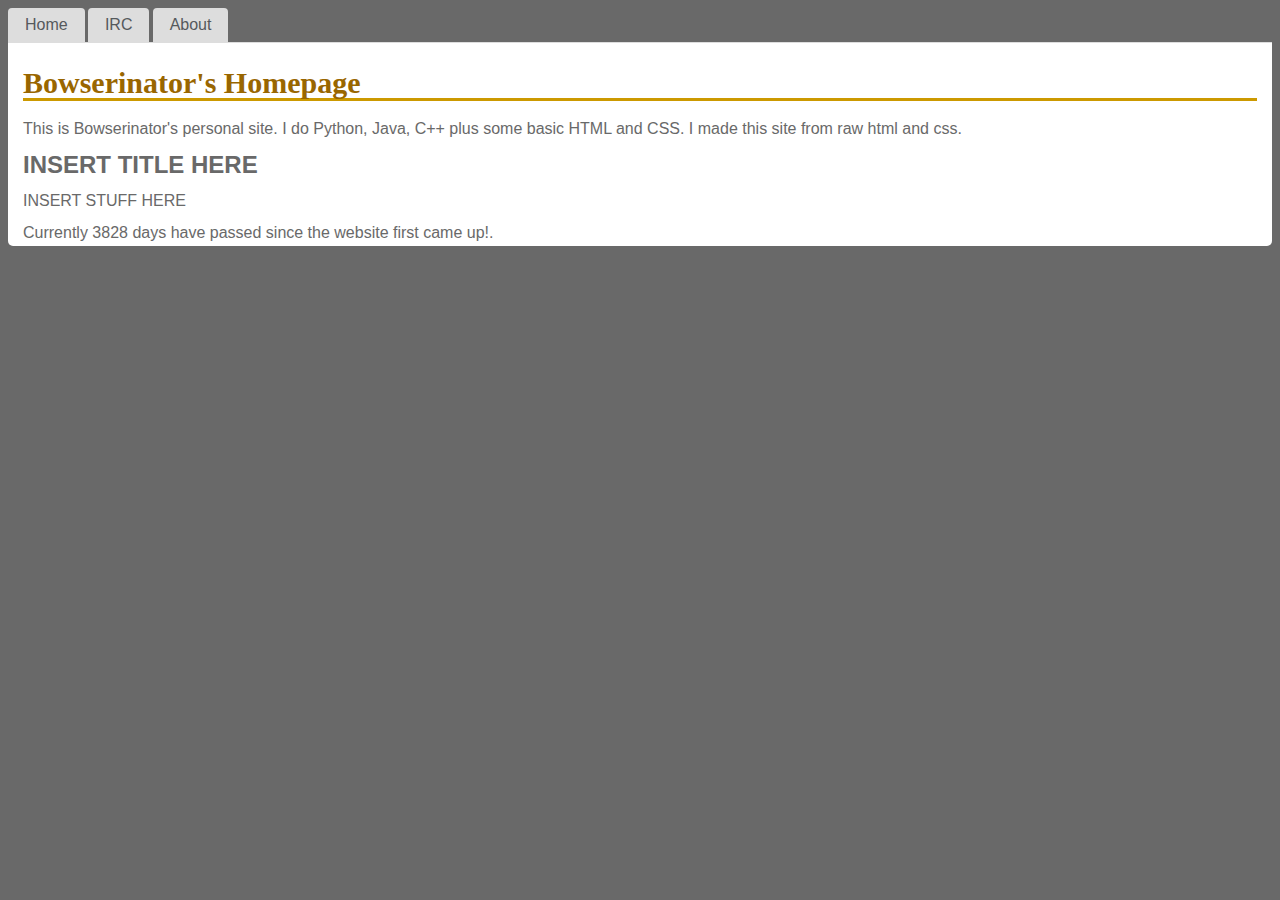
<file: index.html>
<!DOCTYPE html>
<html>
  <head>
    <title>Bowserinator's Homepage</title>
    <link href="data/normalize.css" rel="stylesheet">
    <link href="data/style.css" rel="stylesheet">
    <link rel='shortcut icon' href='favicon.ico' type='image/x-icon'/ >
  </head>
  <body>
    <nav class="nav01">
      <ul class="menu">
        <li class="menu-item"><a href="index.html" class="menu-link">Home</a></li>
        <li class="menu-item"><a href="irc.html" class="menu-link">IRC</a></li>
        <li class="menu-item"><a href="about.html" class="menu-link">About</a></li>
      </ul>
    </nav>
    <main class="main">
      <h1>Bowserinator's Homepage</h1>  <!--The title at the top-->

      <p>This is Bowserinator's personal site. I do Python, Java, C++ plus some basic HTML and CSS. I made
      this site from raw html and css. </p>
      <h2>INSERT TITLE HERE</h2> <!--Subtitle-->

      <p>INSERT STUFF HERE</p>


      <footer class="foot01">Currently <span></span> days have passed since the website first came up!.</footer> <!--For javascript-->

    </main>
    <script src="jquery.min.js"></script>
    <script src="data/script.js"></script>
  </body>
</html>
</file>
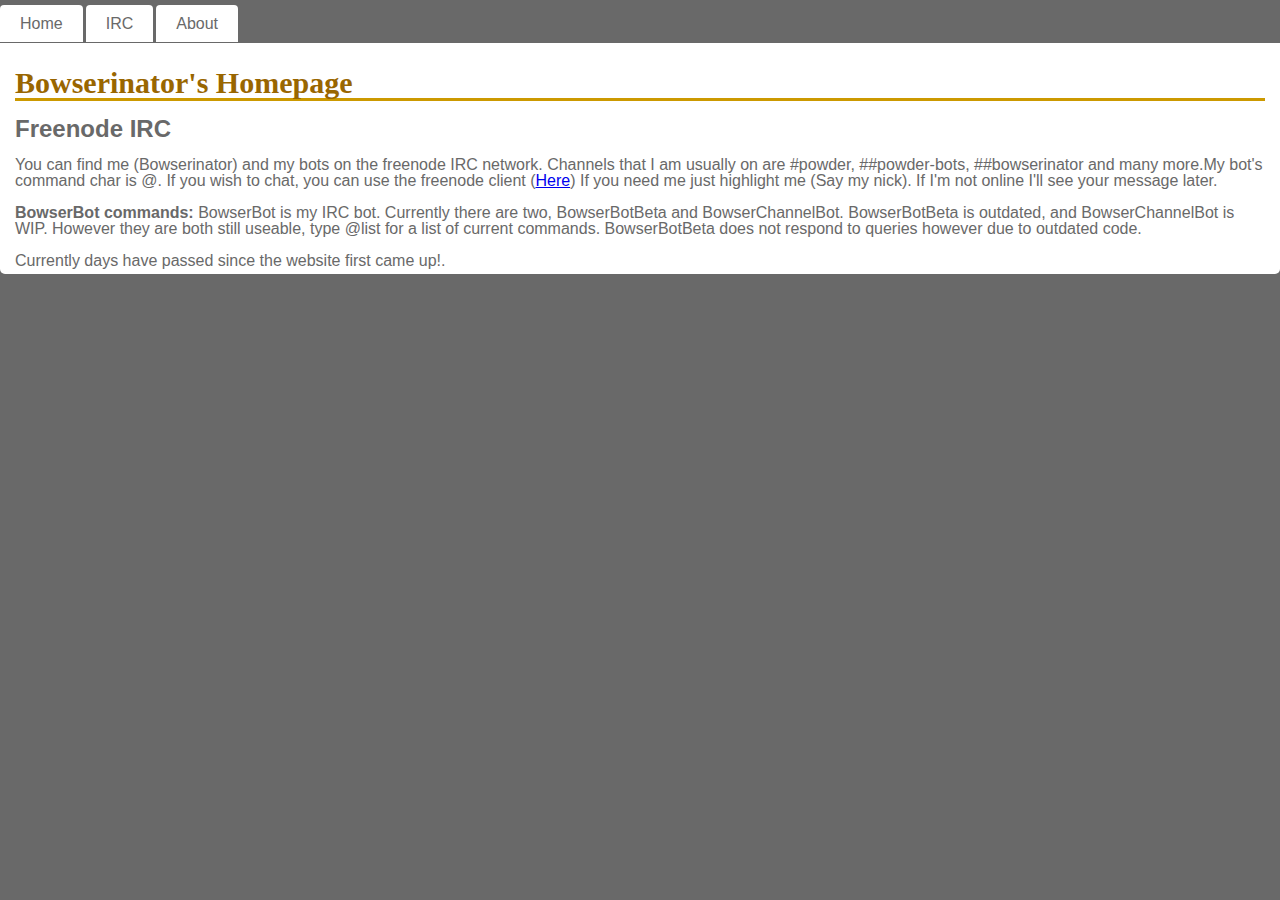
<file: irc.html>
<!DOCTYPE html>
<html>
  <head>
    <title>Bowserinator's Homepage</title>
    <link href="data/normalize.css" rel="stylesheet">
    <link href="data/basicStyle.css" rel="stylesheet">
    <link rel='shortcut icon' href='favicon.ico' type='image/x-icon'/ >
  </head>
  <body>
    <nav class="nav01">
      <ul class="menu">
        <li class="menu-item"><a href="index.html" class="menu-link">Home</a></li>
        <li class="menu-item"><a href="irc.html" class="menu-link">IRC</a></li>
        <li class="menu-item"><a href="about.html" class="menu-link">About</a></li>
      </ul>
    </nav>
    <main class="main">
      <h1>Bowserinator's Homepage</h1>  <!--The title at the top-->
      <h2>Freenode IRC</h2> <!--Subtitle-->

      <p>
      You can find me (Bowserinator) and my bots on
      the freenode IRC network. Channels that I am 
      usually on are #powder, ##powder-bots, ##bowserinator
      and many more.My bot's command char is @. If you wish to
      chat, you can use the freenode client (<a target="_blank" href="https://webchat.freenode.net/">Here</a>) 
      If you need me just highlight me (Say my nick). If I'm not online
      I'll see your message later. </p>
      <p><b>BowserBot commands: </b>BowserBot is my IRC bot. Currently there are two, BowserBotBeta
      and BowserChannelBot. BowserBotBeta is outdated, and BowserChannelBot is WIP. However
      they are both still useable, type @list for a list of current commands. 
      BowserBotBeta does not respond to queries however due to outdated code.</p>

      <footer class="foot01">Currently <span></span> days have passed since the website first came up!.</footer> <!--For javascript-->

    </main>
    <script src="jquery.min.js"></script>
    <script src="data/basic.js"></script>
  </body>
</html>
</file>
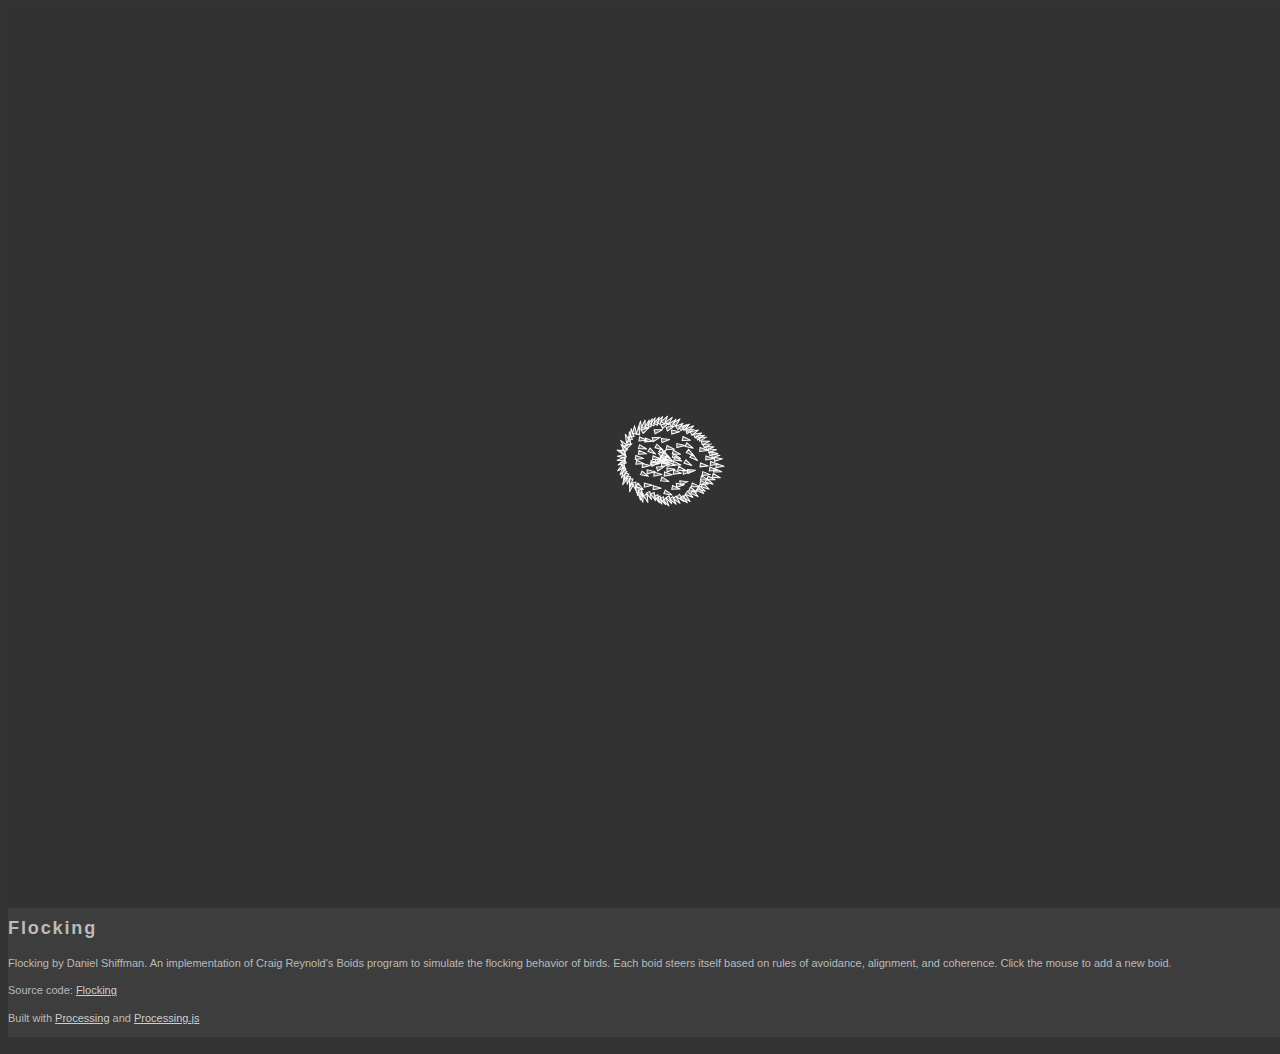
<file: processing/flock.html>
<!DOCTYPE html>
	<head>
		<meta http-equiv="content-type" content="text/html; charset=utf-8" />
		<title>Flocking : Built with Processing and Processing.js</title>
		<link rel="icon"  type="image/x-icon" href="[data-uri]" />
		<meta name="Generator" content="Processing" />
		<!-- - - - - - - - - - - - - - - - - - - - - 
		+
		+    Wondering how this works? 
		+
		+    Go to: http://processing.org/
		+    and: http://processingjs.org/
		+
		+ - - - - - - - - - - - - - - - - - - - - -->
		<style type="text/css">
	body {
	  background-color: #333; color: #bbb; line-height: normal;
	  font-family: Lucida Grande, Lucida Sans, Arial, Helvetica Neue, Verdana, Geneva, sans-serif;
	  font-size: 11px; font-weight: normal; text-decoration: none;
		  line-height: 1.5em;
	}
	a img { 
		border: 0px solid transparent;
	}
	a, a:link, a:visited, a:active, a:hover { 
		color: #cdcdcd; text-decoration: underline;
	}
	h1 {
	    font-family: Arial, Helvetica Neue, Verdana, Geneva, sans-serif;
		width: 100%; letter-spacing: 0.1em;
		margin-bottom: 1em; font-size: 1.65em;
	}
	canvas { 
		display: block; 
		outline: 0px; 
		margin-bottom: 0em; 
	}
	#content { 
		margin: 0px auto 0px auto; padding: 0px 0px 0px 0px;
		width: 2000px; min-width: 2000px; overflow: auto;
		border-left: 0px solid #444; border-top: 0px solid #444; 
		border-right: 0px solid #333; border-bottom: 0px solid #333;
		background-color: #3d3d3d;
	}
		</style>
		<!--[if lt IE 9]>
			<script type="text/javascript">alert("Your browser does not support the canvas tag.");</script>
		<![endif]-->
		<script src="processing.js" type="text/javascript"></script>
		<script type="text/javascript">
// convenience function to get the id attribute of generated sketch html element
function getProcessingSketchId () { return 'Flocking'; }
</script>

	</head>
	<body>
		<div id="content">
			<div>
				<canvas id="Flocking" data-processing-sources="Flocking.pde" 
						width="100%" height="100%">
					<p>Your browser does not support the canvas tag.</p>
					<!-- Note: you can put any alternative content here. -->
				</canvas>
				<noscript>
					<p>JavaScript is required to view the contents of this page.</p>
				</noscript>
	    	</div>
			<h1>Flocking</h1>
    		<p id="description">Flocking 
 by Daniel Shiffman.  
 
 An implementation of Craig Reynold's Boids program to simulate
 the flocking behavior of birds. Each boid steers itself based on 
 rules of avoidance, alignment, and coherence.
 
 Click the mouse to add a new boid.</p>
			<p id="sources">Source code: <a href="Flocking.pde">Flocking</a> </p>
			<p>
			Built with <a href="http://processing.org" title="Processing">Processing</a>
			and <a href="http://processingjs.org" title="Processing.js">Processing.js</a>
			</p>
		</div>
	</body>
</html>
</file>
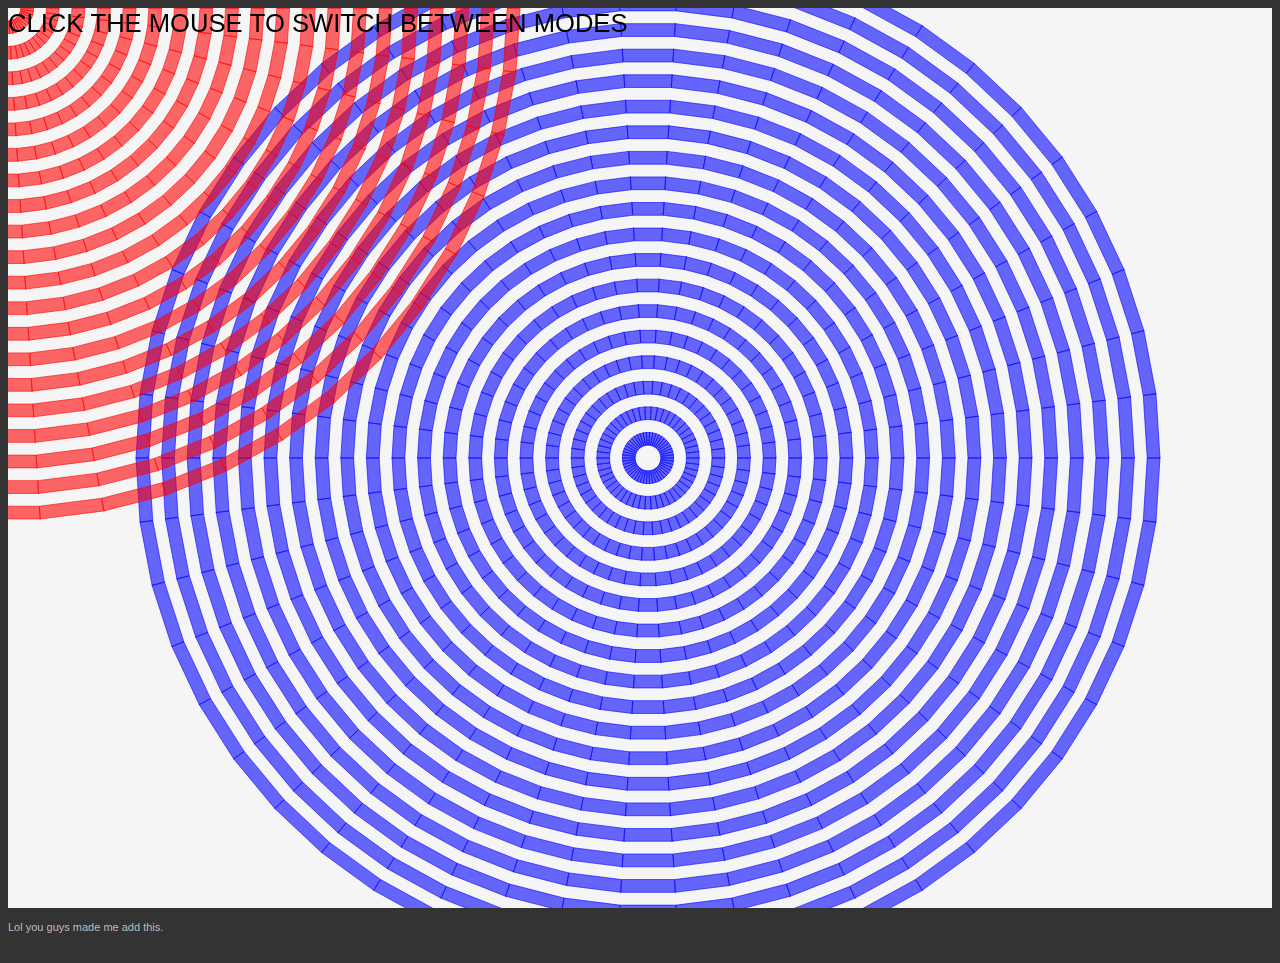
<file: processing/waves.html>
<!DOCTYPE html>
	<head>
		<meta http-equiv="content-type" content="text/html; charset=utf-8" />
		<title>Wave Interference</title>
		
		<meta name="Generator" content="Processing" />
		<!-- - - - - - - - - - - - - - - - - - - - - 
		Made with processing.js :D
		+ - - - - - - - - - - - - - - - - - - - - -->
		<style type="text/css">
	body {
	  background-color: #333; color: #bbb; line-height: normal;
	  font-family: Lucida Grande, Lucida Sans, Arial, Helvetica Neue, Verdana, Geneva, sans-serif;
	  font-size: 11px; font-weight: normal; text-decoration: none;
		  line-height: 1.5em;
	}
	a img { 
		border: 0px solid transparent;
	}
	a, a:link, a:visited, a:active, a:hover { 
		color: #cdcdcd; text-decoration: underline;
	}
	h1 {
	    font-family: Arial, Helvetica Neue, Verdana, Geneva, sans-serif;
		width: 100%; letter-spacing: 0.1em;
		margin-bottom: 1em; font-size: 1.65em;
	}
	canvas { 
		display: block; 
		outline: 0px; 
		margin-bottom: 0em; 
	}
	#content { 
		margin: 0px auto 0px auto; padding: 0px 0px 0px 0px;
		width: 100%; min-width: 100%; overflow: auto;
		border-left: 0px solid #444; border-top: 0px solid #444; 
		border-right: 0px solid #333; border-bottom: 0px solid #333;
		background-color: #3d3d3d;
	}
		</style>
		<!--[if lt IE 9]>
			<script type="text/javascript">alert("Your browser does not support the canvas tag.");</script>
		<![endif]-->
		<script src="processing.js" type="text/javascript"></script>
		<script type="text/javascript">
// convenience function to get the id attribute of generated sketch html element
function getProcessingSketchId () { return 'Flocking'; }
</script>

	</head>
	<body>
		<div id="content">
			<div>
				<canvas id="Flocking" data-processing-sources="wave.pde" 
						width="100%" height="100%">
					<p>Your browser does not support the canvas tag. What are you using, internet explorer? Get a real browser.</p>
					<!-- Note: you can put any alternative content here. -->
				</canvas>
				<noscript>
					<p>JavaScript is required to view the contents of this page. Please enable it.</p>
				</noscript>
	    	</div>
			
		</div>
	</body>
<p>Lol you guys made me add this.</p>
	
</html>
</file>
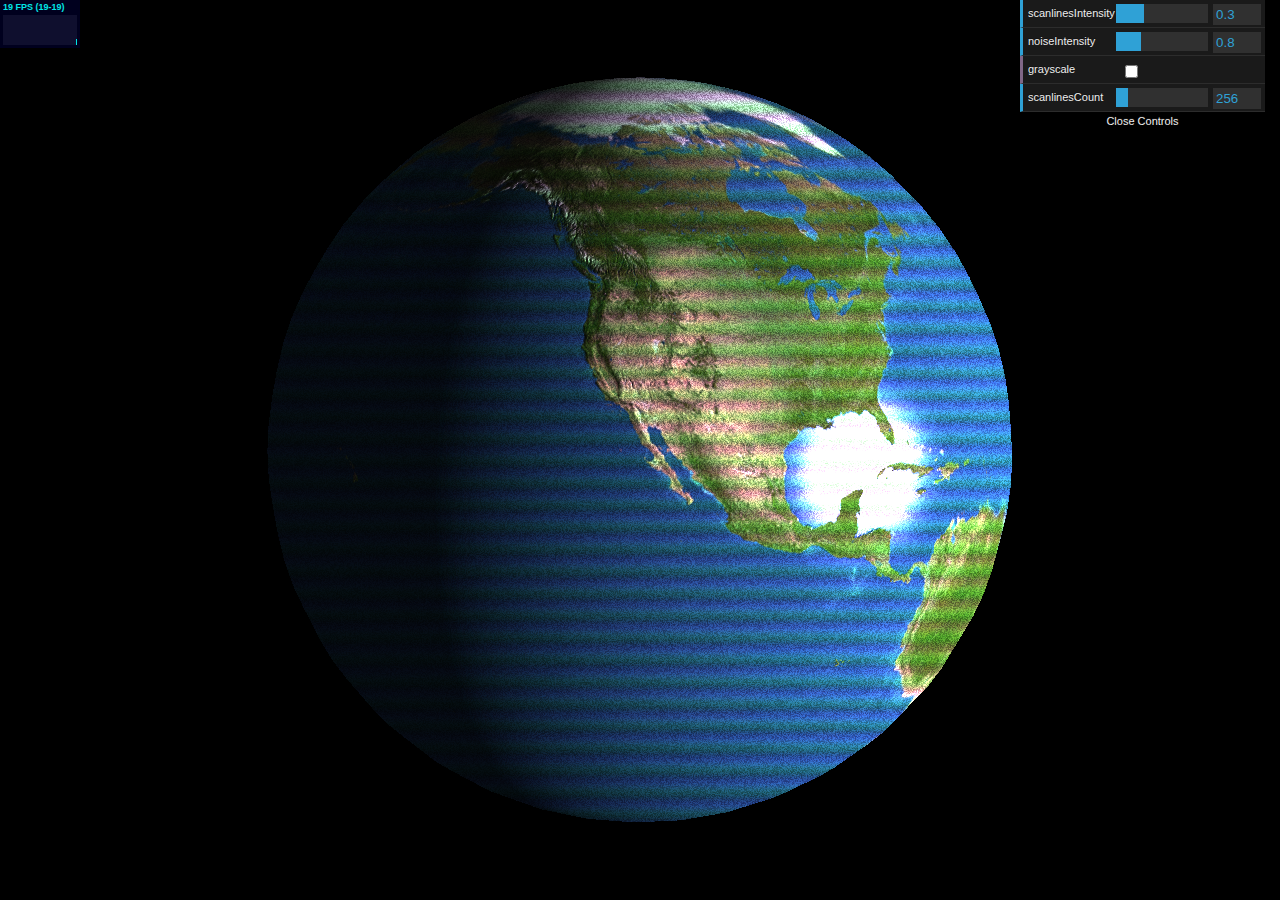
<file: space_laser/laser/main.html>
<!DOCTYPE html>
<html>
<head>
    <title>Example 11.01 - Effect composings</title>
    <script type="text/javascript" src="../libs/three.js"></script>
    <script type="text/javascript" src="../libs/stats.js"></script>
    <script type="text/javascript" src="../libs/dat.gui.js"></script>
    <script type="text/javascript" src="../libs/OrbitControls.js"></script>
    <script type="text/javascript" src="../libs/postprocessing/ShaderPass.js"></script>
    <script type="text/javascript" src="../libs/shaders/CopyShader.js"></script>
    <script type="text/javascript" src="../libs/postprocessing/EffectComposer.js"></script>
    <script type="text/javascript" src="../libs/postprocessing/MaskPass.js"></script>
    <script type="text/javascript" src="../libs/postprocessing/FilmPass.js"></script>
    <script type="text/javascript" src="../libs/shaders/FilmShader.js"></script>
    <script type="text/javascript" src="../libs/postprocessing/RenderPass.js"></script>
    <style>
        body {
            /* set margin to 0 and overflow to hidden, to go fullscreen */
            margin: 0;
            overflow: hidden;
        }
    </style>
</head>
<body>
    <div id="Stats-output">
    </div>
    <!-- Div which will hold the Output -->
    <div id="WebGL-output">
    </div>
    <!-- Javascript code that runs our Three.js examples -->
    <script type="text/javascript">

    // once everything is loaded, we run our Three.js stuff.
    function init() {

        var stats = initStats();

        // create a scene, that will hold all our elements such as objects, cameras and lights.
        var scene = new THREE.Scene();

        // create a camera, which defines where we're looking at.
        var camera = new THREE.PerspectiveCamera(45, window.innerWidth / window.innerHeight, 0.1, 1000);

        // create a render and set the size
        var webGLRenderer = new THREE.WebGLRenderer();
        webGLRenderer.setClearColor(new THREE.Color(0x000, 1.0));
        webGLRenderer.setSize(window.innerWidth, window.innerHeight);
        webGLRenderer.shadowMapEnabled = true;

        var sphere = createMesh(new THREE.SphereGeometry(10, 40, 40));
        // add the sphere to the scene
        scene.add(sphere);

        // position and point the camera to the center of the scene
        camera.position.x = -10;
        camera.position.y = 15;
        camera.position.z = 25;

        camera.lookAt(new THREE.Vector3(0, 0, 0));

        var orbitControls = new THREE.OrbitControls(camera);
        orbitControls.autoRotate = false;
        var clock = new THREE.Clock();

        var ambi = new THREE.AmbientLight(0x181818);
        scene.add(ambi);

        var spotLight = new THREE.DirectionalLight(0xffffff);
        spotLight.position.set(550, 100, 550);
        spotLight.intensity = 1.2;

        scene.add(spotLight);

        // add the output of the renderer to the html element
        document.getElementById("WebGL-output").appendChild(webGLRenderer.domElement);

        var renderPass = new THREE.RenderPass(scene, camera);
        var effectFilm = new THREE.FilmPass(0.8, 0.325, 256, false);
        
        effectFilm.renderToScreen = true;

        var composer = new THREE.EffectComposer(webGLRenderer);
        composer.addPass(renderPass);
        composer.addPass(effectFilm);


        // setup the control gui
        var controls = new function () {
            this.scanlinesCount = 256;
            this.grayscale = false;
            this.scanlinesIntensity = 0.3;
            this.noiseIntensity = 0.8;

            this.updateEffectFilm = function () {
                effectFilm.uniforms.grayscale.value = controls.grayscale;
                effectFilm.uniforms.nIntensity.value = controls.noiseIntensity;
                effectFilm.uniforms.sIntensity.value = controls.scanlinesIntensity;
                effectFilm.uniforms.sCount.value = controls.scanlinesCount;
            };
        };


        var gui = new dat.GUI();

        //these lines were commented out
        gui.add(controls, "scanlinesIntensity", 0, 1).onChange(controls.updateEffectFilm);
        gui.add(controls, "noiseIntensity", 0, 3).onChange(controls.updateEffectFilm);
        gui.add(controls, "grayscale").onChange(controls.updateEffectFilm);
        gui.add(controls, "scanlinesCount", 0, 2048).step(1).onChange(controls.updateEffectFilm);

        // call the render function
        var step = 0;


        render();

        function createMesh(geom) {
            var planetTexture = THREE.ImageUtils.loadTexture("../assets/textures/planets/Earth.png");
            var specularTexture = THREE.ImageUtils.loadTexture("../assets/textures/planets/EarthSpec.png");
            var normalTexture = THREE.ImageUtils.loadTexture("../assets/textures/planets/EarthNormal.png");


            var planetMaterial = new THREE.MeshPhongMaterial();
            planetMaterial.specularMap = specularTexture;
            planetMaterial.specular = new THREE.Color(0x4444aa);


            planetMaterial.normalMap = normalTexture;
            planetMaterial.map = planetTexture;

            planetMaterial.shininess = 150;


            // create a multimaterial
            var mesh = THREE.SceneUtils.createMultiMaterialObject(geom, [planetMaterial]);

            return mesh;
        }

        function render() {
            stats.update();

            //sphere.rotation.y=step+=0.01;
            var delta = clock.getDelta();
            orbitControls.update(delta);

            sphere.rotation.y += 0.002;

            // render using requestAnimationFrame
            requestAnimationFrame(render);
//            webGLRenderer.render(scene, camera);
            composer.render(delta);
        }

        function initStats() {

            var stats = new Stats();
            stats.setMode(0); // 0: fps, 1: ms

            // Align top-left
            stats.domElement.style.position = 'absolute';
            stats.domElement.style.left = '0px';
            stats.domElement.style.top = '0px';

            document.getElementById("Stats-output").appendChild(stats.domElement);

            return stats;
        }
    }
    window.onload = init;
    </script>
</body>
</html>
</file>
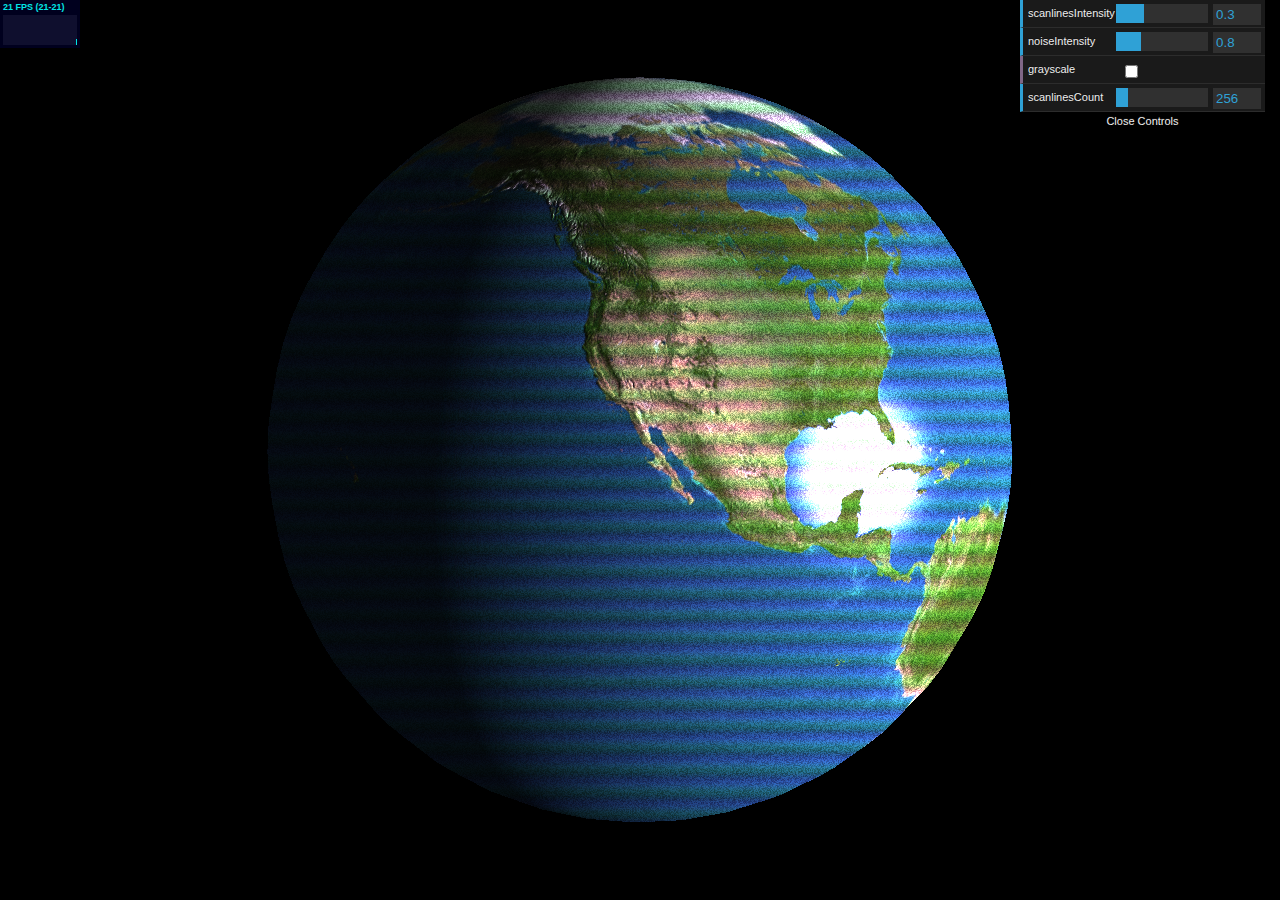
<file: three.js/earth/main.html>
<!DOCTYPE html>
<html>
<head>
    <title>Bowserinator's Three.js test - Proof of concept</title>
    <script type="text/javascript" src="../libs/three.js"></script>
    <script type="text/javascript" src="../libs/stats.js"></script>
    <script type="text/javascript" src="../libs/dat.gui.js"></script>
    <script type="text/javascript" src="../libs/OrbitControls.js"></script>
    <script type="text/javascript" src="../libs/postprocessing/ShaderPass.js"></script>
    <script type="text/javascript" src="../libs/shaders/CopyShader.js"></script>
    <script type="text/javascript" src="../libs/postprocessing/EffectComposer.js"></script>
    <script type="text/javascript" src="../libs/postprocessing/MaskPass.js"></script>
    <script type="text/javascript" src="../libs/postprocessing/FilmPass.js"></script>
    <script type="text/javascript" src="../libs/shaders/FilmShader.js"></script>
    <script type="text/javascript" src="../libs/postprocessing/RenderPass.js"></script>
    <style>
        body {
            /* set margin to 0 and overflow to hidden, to go fullscreen */
            margin: 0;
            overflow: hidden;
        }
    </style>
</head>
<body>
    <div id="Stats-output">
    </div>
    <!-- Div which will hold the Output -->
    <div id="WebGL-output">
    </div>
    <!-- Javascript code that runs our Three.js examples -->
    <script type="text/javascript">

    // once everything is loaded, we run our Three.js stuff.
    function init() {

        var stats = initStats();

        // create a scene, that will hold all our elements such as objects, cameras and lights.
        var scene = new THREE.Scene();

        // create a camera, which defines where we're looking at.
        var camera = new THREE.PerspectiveCamera(45, window.innerWidth / window.innerHeight, 0.1, 1000);

        // create a render and set the size
        var webGLRenderer = new THREE.WebGLRenderer();
        webGLRenderer.setClearColor(new THREE.Color(0x000, 1.0));
        webGLRenderer.setSize(window.innerWidth, window.innerHeight);
        webGLRenderer.shadowMapEnabled = true;

        var sphere = createMesh(new THREE.SphereGeometry(10, 40, 40));
        // add the sphere to the scene
        scene.add(sphere);

        // position and point the camera to the center of the scene
        camera.position.x = -10;
        camera.position.y = 15;
        camera.position.z = 25;

        camera.lookAt(new THREE.Vector3(0, 0, 0));

        var orbitControls = new THREE.OrbitControls(camera);
        orbitControls.autoRotate = false;
        var clock = new THREE.Clock();

        var ambi = new THREE.AmbientLight(0x181818);
        scene.add(ambi);

        var spotLight = new THREE.DirectionalLight(0xffffff);
        spotLight.position.set(550, 100, 550);
        spotLight.intensity = 1.2;

        scene.add(spotLight);

        // add the output of the renderer to the html element
        document.getElementById("WebGL-output").appendChild(webGLRenderer.domElement);

        var renderPass = new THREE.RenderPass(scene, camera);
        var effectFilm = new THREE.FilmPass(0.8, 0.325, 256, false);
        
        effectFilm.renderToScreen = true;

        var composer = new THREE.EffectComposer(webGLRenderer);
        composer.addPass(renderPass);
        composer.addPass(effectFilm);


        // setup the control gui
        var controls = new function () {
            this.scanlinesCount = 256;
            this.grayscale = false;
            this.scanlinesIntensity = 0.3;
            this.noiseIntensity = 0.8;

            this.updateEffectFilm = function () {
                effectFilm.uniforms.grayscale.value = controls.grayscale;
                effectFilm.uniforms.nIntensity.value = controls.noiseIntensity;
                effectFilm.uniforms.sIntensity.value = controls.scanlinesIntensity;
                effectFilm.uniforms.sCount.value = controls.scanlinesCount;
            };
        };


        var gui = new dat.GUI();

        //these lines were commented out
        gui.add(controls, "scanlinesIntensity", 0, 1).onChange(controls.updateEffectFilm);
        gui.add(controls, "noiseIntensity", 0, 3).onChange(controls.updateEffectFilm);
        gui.add(controls, "grayscale").onChange(controls.updateEffectFilm);
        gui.add(controls, "scanlinesCount", 0, 2048).step(1).onChange(controls.updateEffectFilm);

        // call the render function
        var step = 0;


        render();

        function createMesh(geom) {
            var planetTexture = THREE.ImageUtils.loadTexture("../assets/textures/planets/Earth.png");
            var specularTexture = THREE.ImageUtils.loadTexture("../assets/textures/planets/EarthSpec.png");
            var normalTexture = THREE.ImageUtils.loadTexture("../assets/textures/planets/EarthNormal.png");


            var planetMaterial = new THREE.MeshPhongMaterial();
            planetMaterial.specularMap = specularTexture;
            planetMaterial.specular = new THREE.Color(0x4444aa);


            planetMaterial.normalMap = normalTexture;
            planetMaterial.map = planetTexture;

            planetMaterial.shininess = 150;


            // create a multimaterial
            var mesh = THREE.SceneUtils.createMultiMaterialObject(geom, [planetMaterial]);

            return mesh;
        }

        function render() {
            stats.update();

            //sphere.rotation.y=step+=0.01;
            var delta = clock.getDelta();
            orbitControls.update(delta);

            sphere.rotation.y += 0.002;

            // render using requestAnimationFrame
            requestAnimationFrame(render);
//            webGLRenderer.render(scene, camera);
            composer.render(delta);
        }

        function initStats() {

            var stats = new Stats();
            stats.setMode(0); // 0: fps, 1: ms

            // Align top-left
            stats.domElement.style.position = 'absolute';
            stats.domElement.style.left = '0px';
            stats.domElement.style.top = '0px';

            document.getElementById("Stats-output").appendChild(stats.domElement);

            return stats;
        }
    }
    window.onload = init;
    </script>
</body>
</html>
</file>
<file: data/style.css>
body {
    font-family: "Trebuchet MS", Verdana, sans-serif;
    font-size: 16px;
    background-color: dimgrey; 
    color: #696969;
    line-height: 100%;
    padding: 0px;
    margin: 8px;
}

.main {
    padding: 5px;
    padding-left:  15px;
    padding-right: 15px;
    background-color: #ffffff;
    border-radius: 0 0 5px 5px;
}

h1 {
    font-family: Georgia, serif;
    border-bottom: 3px solid #cc9900;
    color: #996600;
    font-size: 30px;
    line-height: 100%;
}

.menu {
    padding-left: 0;
    margin: 0;
    list-style: none;
    border-bottom: 1px solid #ddd;
}
.menu .menu-item {
    float: left;
    border-radius: 4px 4px 0 0;
}
.menu .menu-link.active, .menu .menu-link.active:hover {
    color: #55595c;
    background-color: #ddd;
    border-color: #ddd #ddd transparent;
}
.menu .menu-link:hover {
    color: #55595c;
    background-color: #eee;
    border-color: #ddd #ddd transparent;
}
.menu .menu-link {
    display: block;
    padding: 8px 16px;
    border: 1px solid #ddd;
    text-decoration: none;
    color: #696969;
    border-radius: 4px 4px 0 0;
    background-color: #fff;
}
.menu .menu-item + .menu-item {
    margin-left: 3.2px;
}
.menu:after {
    display: table;
    clear: both;
    content: "";
}
</file>
<file: data/basicStyle.css>
body {
    font-family: "Trebuchet MS", Verdana, sans-serif;
    font-size: 16px;
    background-color: dimgrey; 
    color: #696969;
    line-height: 100%;
    padding: 0px;

}

.main {
    padding: 5px;
    padding-left:  15px;
    padding-right: 15px;
    background-color: #ffffff;
    border-radius: 0 0 5px 5px;
}

h1 {
    font-family: Georgia, serif;
    border-bottom: 3px solid #cc9900;
    color: #996600;
    font-size: 30px;
    line-height: 100%;
}

ul.menu {
    padding: 0;
    margin-bottom: 11px;
}

ul.menu li {
    display: inline;
    margin-right: 3px;
}

ul.menu li a {
    background-color: #ffffff;
    padding: 10px 20px;
    text-decoration: none;
    color: #696969;
    border-radius: 4px 4px 0 0;
}

ul.menu li a:hover {
    color: white;
    background-color: black;
}
</file>
